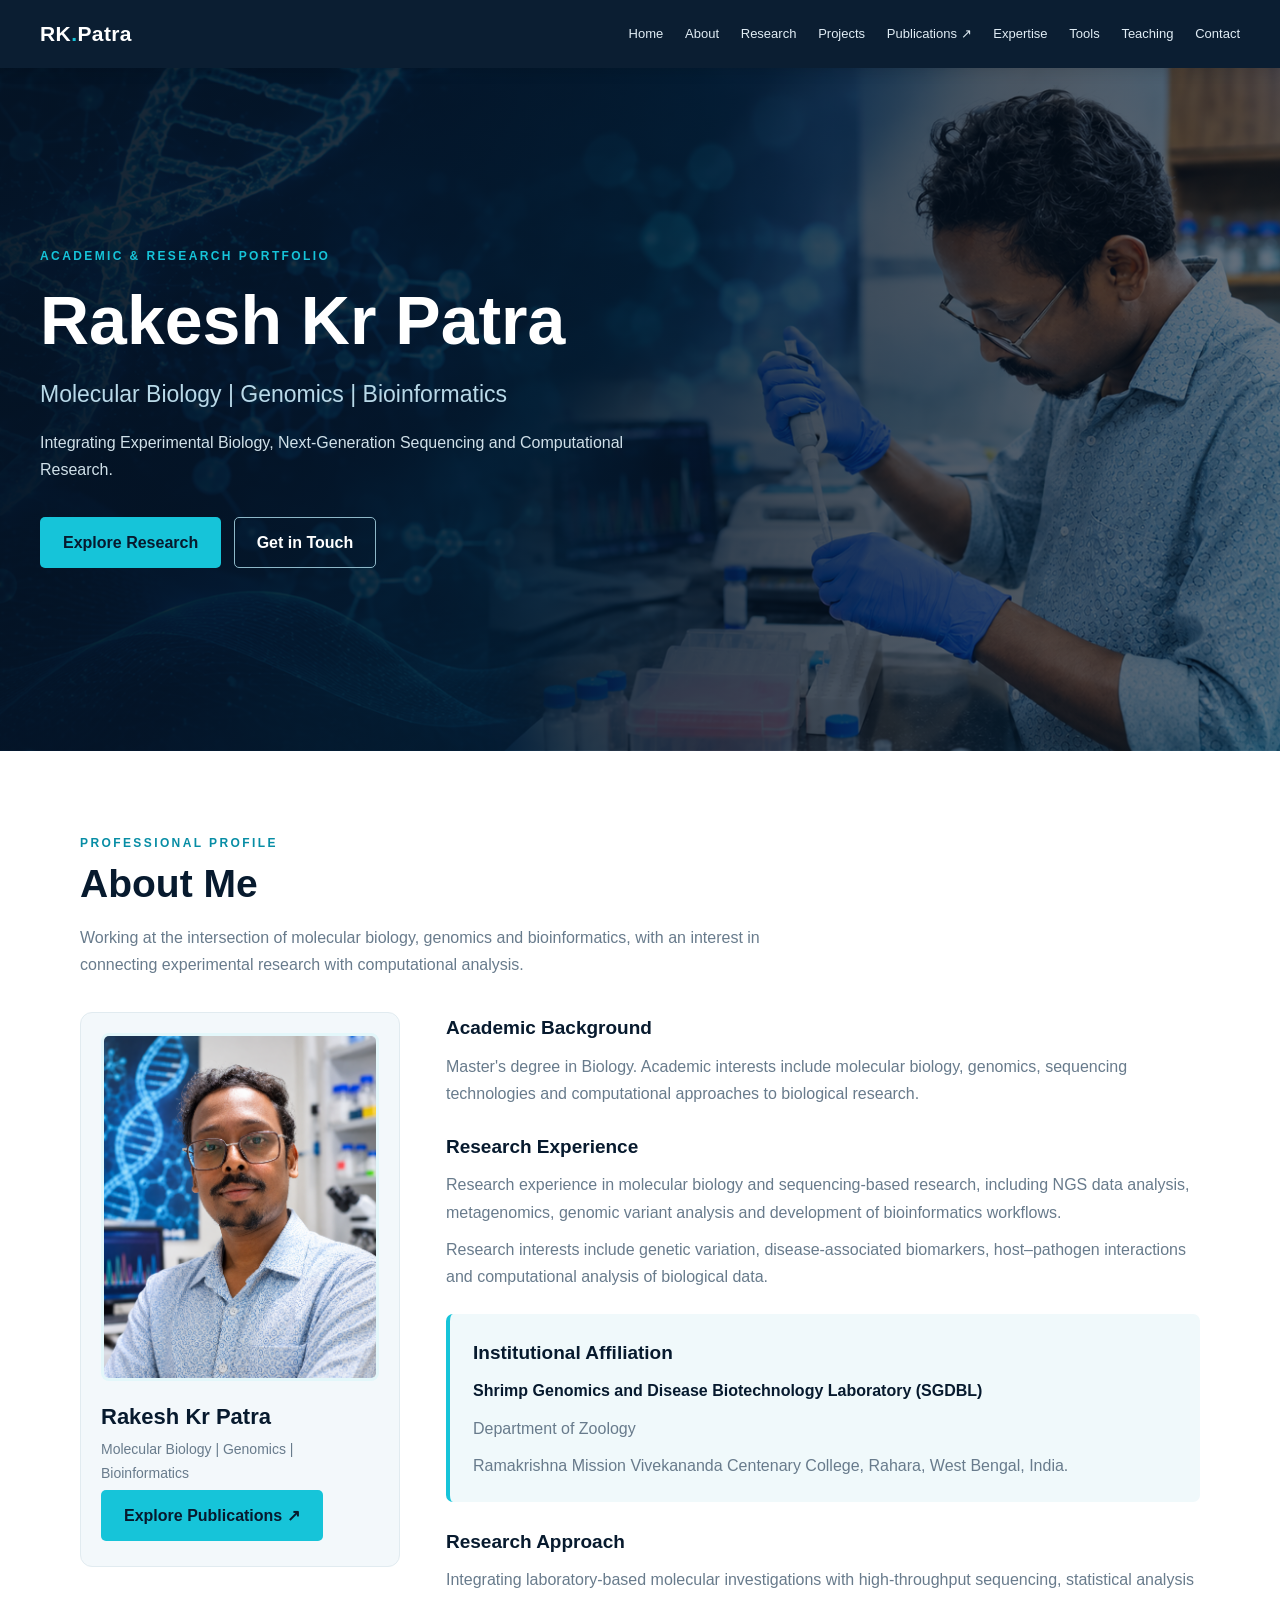
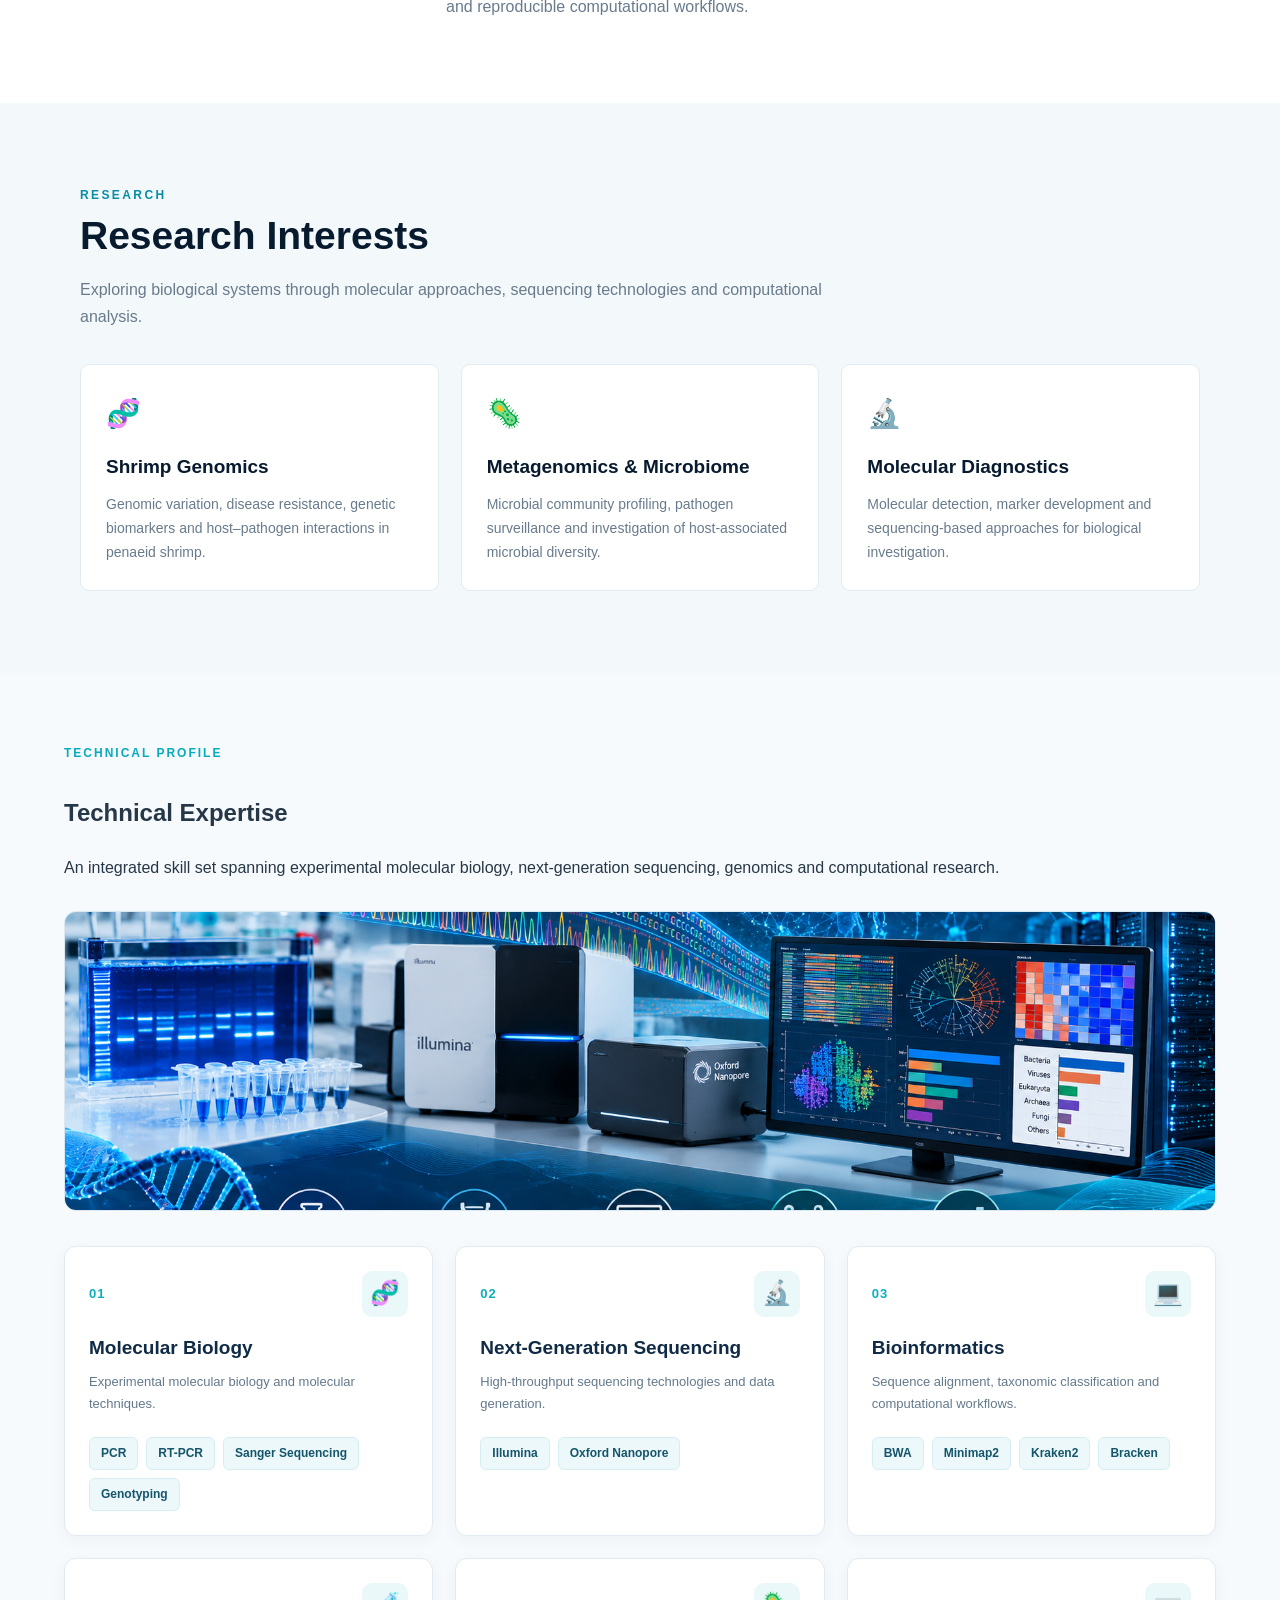
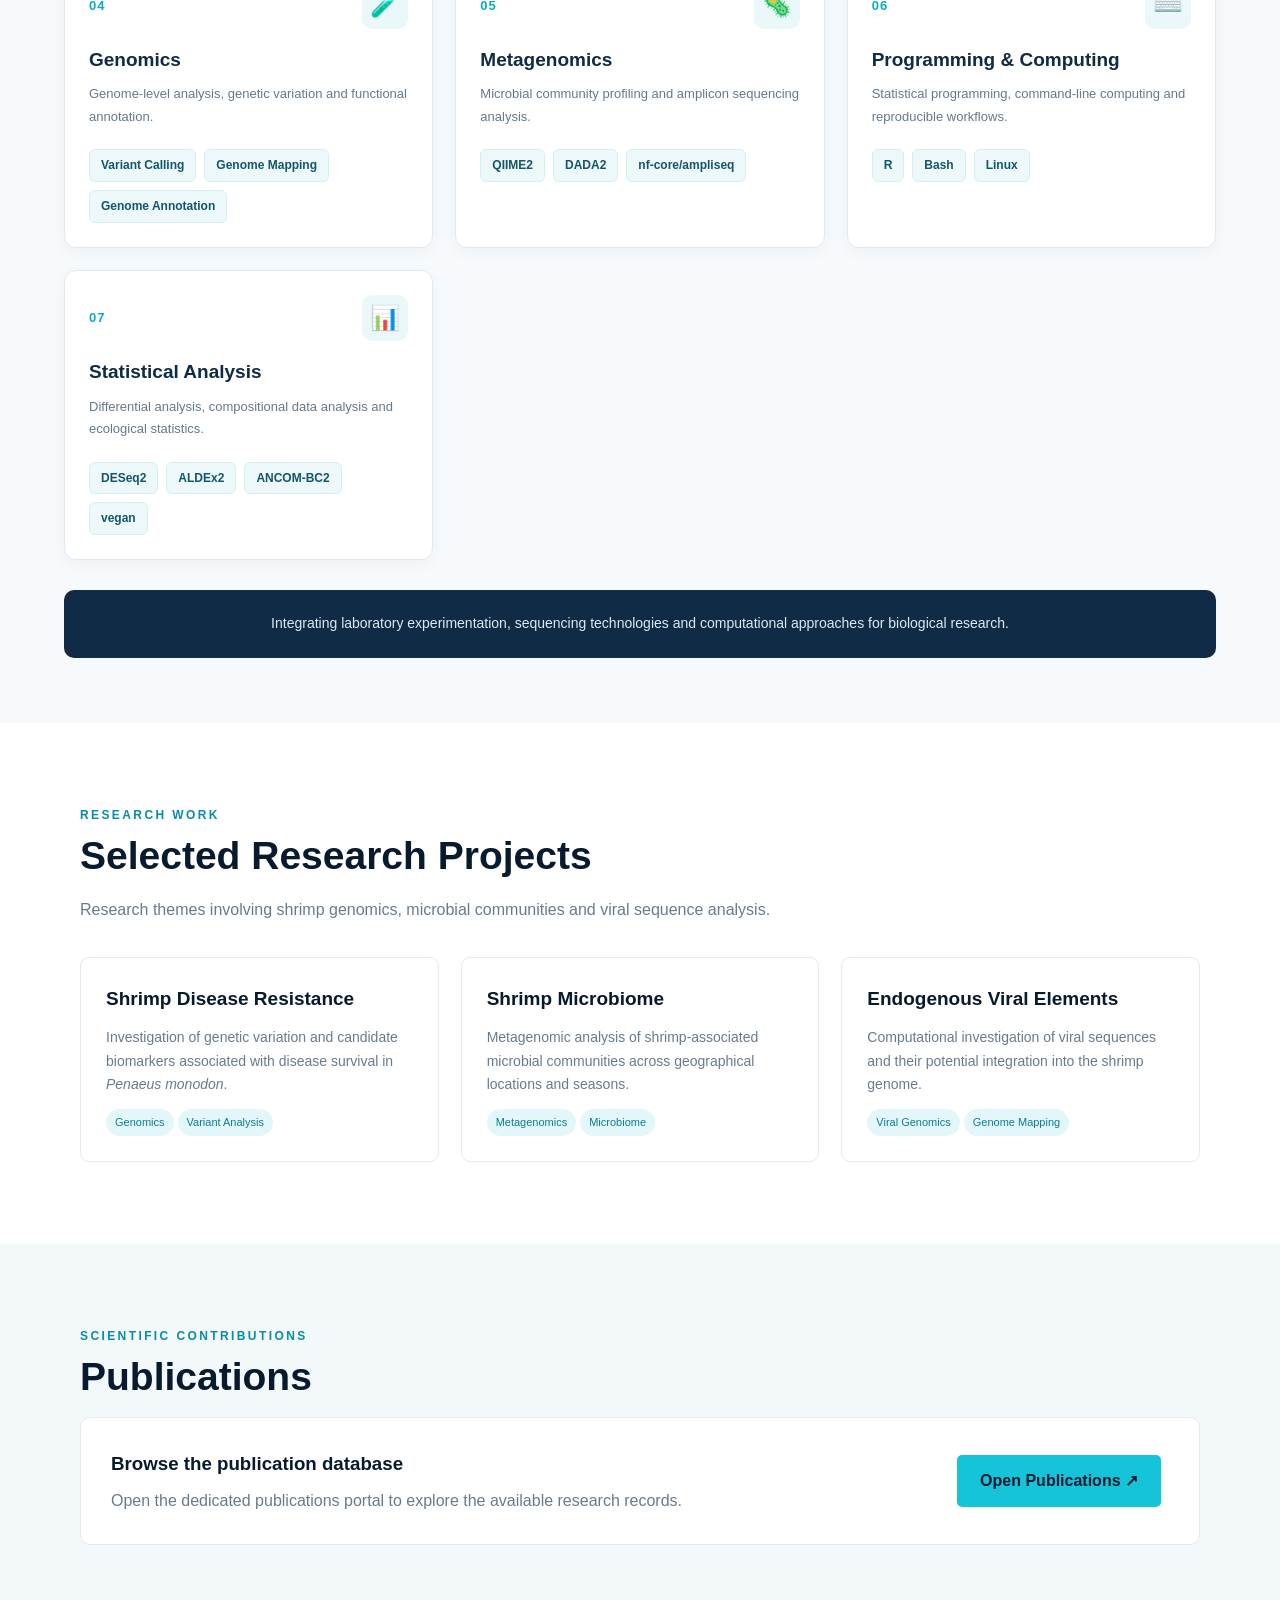
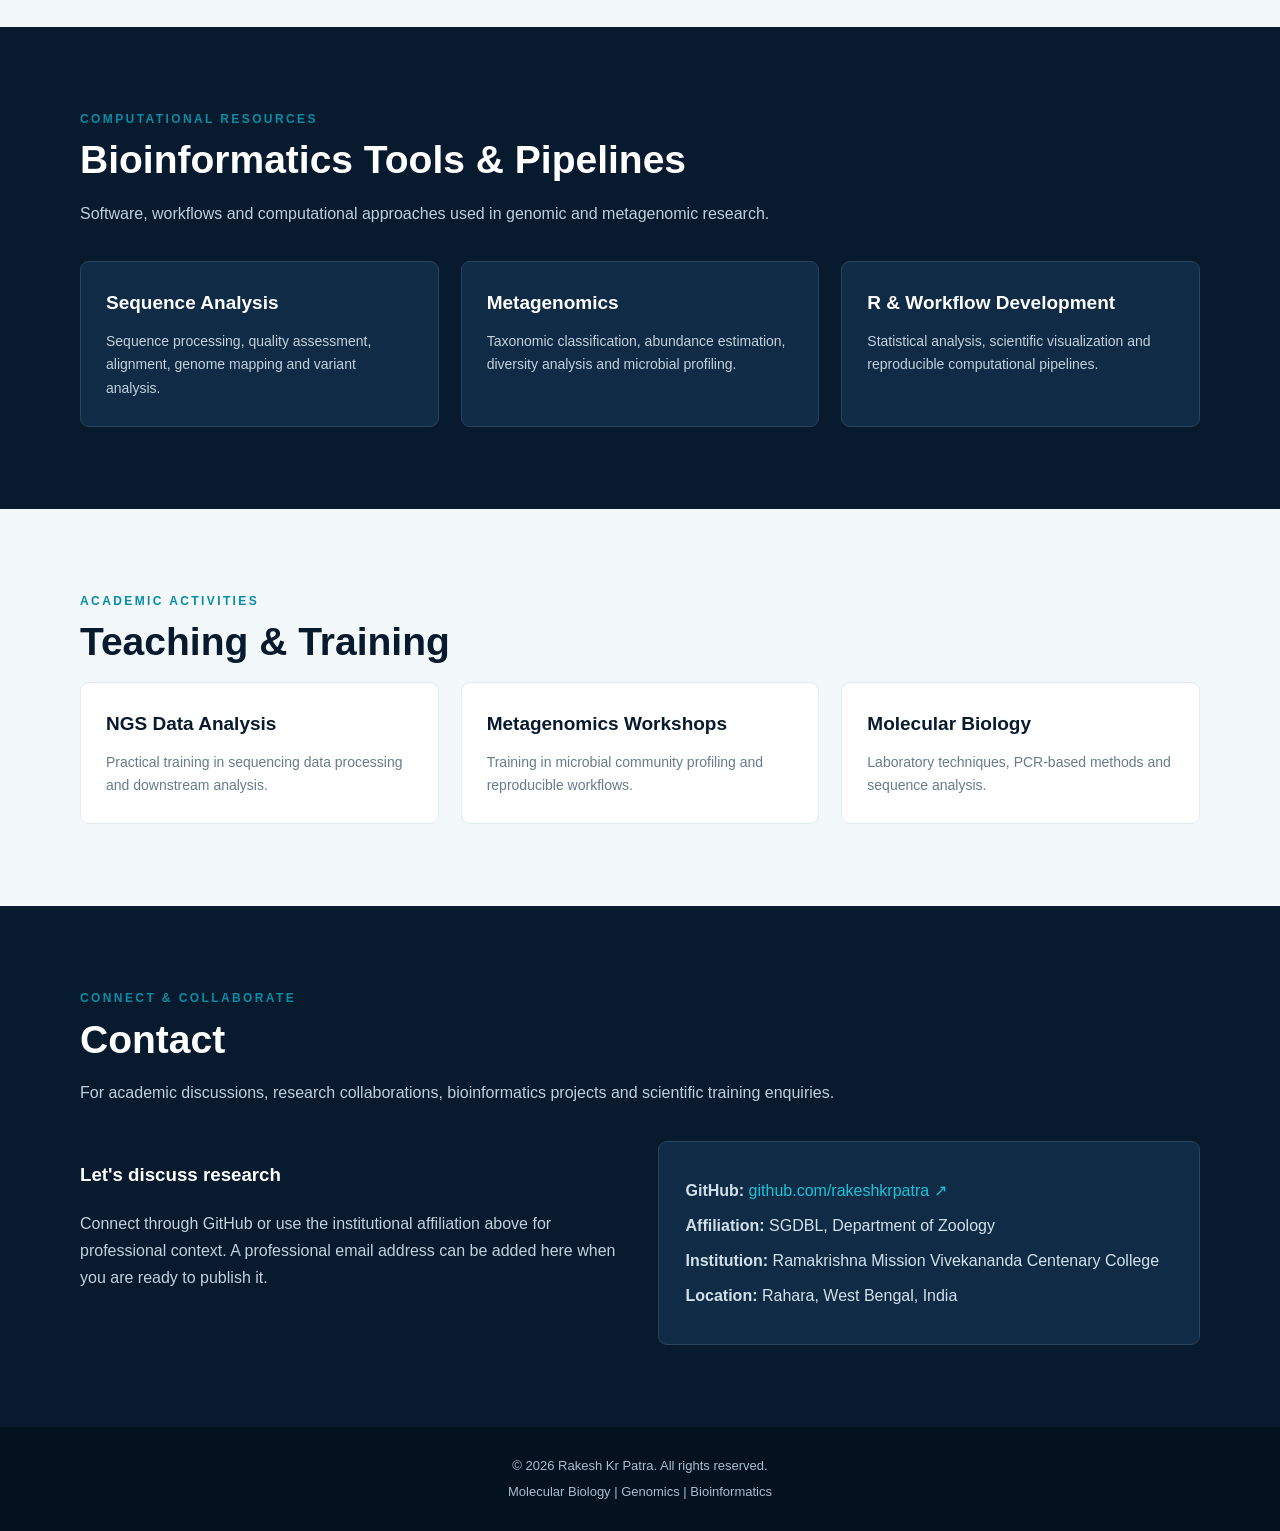
<file: index.html>
<!DOCTYPE html>
<html lang="en">
<head>
  <meta charset="UTF-8">
  <meta name="viewport" content="width=device-width, initial-scale=1">
  <meta name="description" content="Academic and research portfolio of Rakesh Kr Patra: molecular biology, genomics, sequencing and bioinformatics.">
  <meta name="theme-color" content="#071a2e">
  <title>Rakesh Kr Patra | Molecular Biology, Genomics &amp; Bioinformatics</title>

  <link rel="stylesheet" href="css/style.css">

</head>

<body>
  <a class="skip-link" href="#main-content">Skip to content</a>

  <header class="site-header">
    <nav class="nav-wrap" aria-label="Main navigation">
      <a href="#home" class="logo" aria-label="Rakesh Kr Patra home">RK<span>.</span>Patra</a>

      <button
        class="menu-toggle"
        id="menuToggle"
        type="button"
        aria-label="Open navigation menu"
        aria-controls="navLinks"
        aria-expanded="false"
      >☰</button>

      <ul class="nav-links" id="navLinks">
        <li><a href="#home">Home</a></li>
        <li><a href="#about">About</a></li>
        <li><a href="#research">Research</a></li>
        <li><a href="#projects">Projects</a></li>
        <li>
          <a href="https://script.google.com/macros/s/AKfycbyc39UZJT74zoSvkDPernT7K0jF9irClgOuqqHK72-BUY46RZaOeKFuYaTXPdT_NZHg/exec"
             target="_blank" rel="noopener noreferrer">Publications ↗</a>
        </li>
        <li><a href="expertise.html">Expertise</a></li>
        <li><a href="#tools">Tools</a></li>
        <li><a href="#teaching">Teaching</a></li>
        <li><a href="#contact">Contact</a></li>
      </ul>
    </nav>
  </header>

  <main id="main-content">
    <!-- Home -->
    <section class="hero" id="home" aria-labelledby="hero-title">
      <div class="hero-content">
        <div class="eyebrow">Academic &amp; Research Portfolio</div>
        <h1 id="hero-title">Rakesh Kr Patra</h1>
        <h2>Molecular Biology | Genomics | Bioinformatics</h2>
        <p>Integrating Experimental Biology, Next-Generation Sequencing and Computational Research.</p>
        <a class="button" href="#research">Explore Research</a>
        <a class="button button-outline" href="#contact">Get in Touch</a>
      </div>
    </section>

    <!-- About / Professional profile -->
    <section id="about" aria-labelledby="about-title">
      <div class="container">
        <div class="section-label">Professional Profile</div>
        <h2 class="section-title" id="about-title">About Me</h2>
        <p class="section-intro">
          Working at the intersection of molecular biology, genomics and bioinformatics,
          with an interest in connecting experimental research with computational analysis.
        </p>

        <div class="profile-layout">
          <aside class="profile-card" aria-label="Researcher profile">
            <img
              class="profile-photo"
              src="assets/images/profile.jpg"
              alt="Portrait of Rakesh Kr Patra"
              onerror="this.hidden=true; document.getElementById('profileFallback').hidden=false;"
            >
            <div class="profile-placeholder" id="profileFallback" hidden>
              <div>
                <span aria-hidden="true">🔬</span>
                <p>Add a professional photograph as<br><strong>assets/images/profile.jpg</strong></p>
              </div>
            </div>
            <h3 class="profile-name">Rakesh Kr Patra</h3>
            <p class="profile-role">Molecular Biology | Genomics | Bioinformatics</p>
            <a
              class="button profile-publications"
              href="https://script.google.com/macros/s/AKfycbyc39UZJT74zoSvkDPernT7K0jF9irClgOuqqHK72-BUY46RZaOeKFuYaTXPdT_NZHg/exec"
              target="_blank"
              rel="noopener noreferrer"
            >Explore Publications ↗</a>
          </aside>

          <div class="profile-details">
            <div>
              <h3>Academic Background</h3>
              <p>
                Master's degree in Biology. Academic interests include molecular biology,
                genomics, sequencing technologies and computational approaches to biological research.
              </p>
            </div>

            <div>
              <h3>Research Experience</h3>
              <p>
                Research experience in molecular biology and sequencing-based research,
                including NGS data analysis, metagenomics, genomic variant analysis and
                development of bioinformatics workflows.
              </p>
              <p>
                Research interests include genetic variation, disease-associated biomarkers,
                host–pathogen interactions and computational analysis of biological data.
              </p>
            </div>

            <div class="affiliation-card">
              <h3>Institutional Affiliation</h3>
              <p><strong>Shrimp Genomics and Disease Biotechnology Laboratory (SGDBL)</strong></p>
              <p>Department of Zoology</p>
              <p>Ramakrishna Mission Vivekananda Centenary College, Rahara, West Bengal, India.</p>
            </div>

            <div>
              <h3>Research Approach</h3>
              <p>
                Integrating laboratory-based molecular investigations with high-throughput
                sequencing, statistical analysis and reproducible computational workflows.
              </p>
            </div>
          </div>
        </div>
      </div>
    </section>

    <!-- Research interests -->
    <section class="soft" id="research" aria-labelledby="research-title">
      <div class="container">
        <div class="section-label">Research</div>
        <h2 class="section-title" id="research-title">Research Interests</h2>
        <p class="section-intro">
          Exploring biological systems through molecular approaches, sequencing technologies
          and computational analysis.
        </p>
        <div class="card-grid">
          <article class="card">
            <div class="card-icon" aria-hidden="true">🧬</div>
            <h3>Shrimp Genomics</h3>
            <p>Genomic variation, disease resistance, genetic biomarkers and host–pathogen interactions in penaeid shrimp.</p>
          </article>
          <article class="card">
            <div class="card-icon" aria-hidden="true">🦠</div>
            <h3>Metagenomics &amp; Microbiome</h3>
            <p>Microbial community profiling, pathogen surveillance and investigation of host-associated microbial diversity.</p>
          </article>
          <article class="card">
            <div class="card-icon" aria-hidden="true">🔬</div>
            <h3>Molecular Diagnostics</h3>
            <p>Molecular detection, marker development and sequencing-based approaches for biological investigation.</p>
          </article>
        </div>
      </div>
    </section>

    
<!-- TECHNICAL EXPERTISE SECTION -->
<section class="section expertise-section" id="expertise">

  <div class="section-heading">
    <span class="section-kicker">TECHNICAL PROFILE</span>
    <h2>Technical Expertise</h2>
    <p>
      An integrated skill set spanning experimental molecular biology,
      next-generation sequencing, genomics and computational research.
    </p>
  </div>

  <!-- Expertise banner -->
<div class="expertise-banner">
  <img
    src="./assets/images/expertise-banner.png"
    alt="Molecular biology, sequencing and bioinformatics workflow"
    onerror="this.parentElement.style.display='none';"
  >
</div>

  <!-- Expertise dashboard -->
  <div class="expertise-grid">

    <!-- 01 Molecular Biology -->
    <article class="expertise-card">
      <div class="expertise-card-top">
        <span class="expertise-number">01</span>
        <span class="expertise-icon">🧬</span>
      </div>
      <h3>Molecular Biology</h3>
      <p class="expertise-description">
        Experimental molecular biology and molecular techniques.
      </p>
      <div class="skill-tags">
        <span>PCR</span>
        <span>RT-PCR</span>
        <span>Sanger Sequencing</span>
        <span>Genotyping</span>
      </div>
    </article>

    <!-- 02 NGS -->
    <article class="expertise-card">
      <div class="expertise-card-top">
        <span class="expertise-number">02</span>
        <span class="expertise-icon">🔬</span>
      </div>
      <h3>Next-Generation Sequencing</h3>
      <p class="expertise-description">
        High-throughput sequencing technologies and data generation.
      </p>
      <div class="skill-tags">
        <span>Illumina</span>
        <span>Oxford Nanopore</span>
      </div>
    </article>

    <!-- 03 Bioinformatics -->
    <article class="expertise-card">
      <div class="expertise-card-top">
        <span class="expertise-number">03</span>
        <span class="expertise-icon">💻</span>
      </div>
      <h3>Bioinformatics</h3>
      <p class="expertise-description">
        Sequence alignment, taxonomic classification and computational workflows.
      </p>
      <div class="skill-tags">
        <span>BWA</span>
        <span>Minimap2</span>
        <span>Kraken2</span>
        <span>Bracken</span>
      </div>
    </article>

    <!-- 04 Genomics -->
    <article class="expertise-card">
      <div class="expertise-card-top">
        <span class="expertise-number">04</span>
        <span class="expertise-icon">🧪</span>
      </div>
      <h3>Genomics</h3>
      <p class="expertise-description">
        Genome-level analysis, genetic variation and functional annotation.
      </p>
      <div class="skill-tags">
        <span>Variant Calling</span>
        <span>Genome Mapping</span>
        <span>Genome Annotation</span>
      </div>
    </article>

    <!-- 05 Metagenomics -->
    <article class="expertise-card">
      <div class="expertise-card-top">
        <span class="expertise-number">05</span>
        <span class="expertise-icon">🦠</span>
      </div>
      <h3>Metagenomics</h3>
      <p class="expertise-description">
        Microbial community profiling and amplicon sequencing analysis.
      </p>
      <div class="skill-tags">
        <span>QIIME2</span>
        <span>DADA2</span>
        <span>nf-core/ampliseq</span>
      </div>
    </article>

    <!-- 06 Programming -->
    <article class="expertise-card">
      <div class="expertise-card-top">
        <span class="expertise-number">06</span>
        <span class="expertise-icon">⌨️</span>
      </div>
      <h3>Programming & Computing</h3>
      <p class="expertise-description">
        Statistical programming, command-line computing and reproducible workflows.
      </p>
      <div class="skill-tags">
        <span>R</span>
        <span>Bash</span>
        <span>Linux</span>
      </div>
    </article>

    <!-- 07 Statistics -->
    <article class="expertise-card">
      <div class="expertise-card-top">
        <span class="expertise-number">07</span>
        <span class="expertise-icon">📊</span>
      </div>
      <h3>Statistical Analysis</h3>
      <p class="expertise-description">
        Differential analysis, compositional data analysis and ecological statistics.
      </p>
      <div class="skill-tags">
        <span>DESeq2</span>
        <span>ALDEx2</span>
        <span>ANCOM-BC2</span>
        <span>vegan</span>
      </div>
    </article>

  </div>

  <div class="expertise-footer">
    <p>
      Integrating laboratory experimentation, sequencing technologies
      and computational approaches for biological research.
    </p>
  </div>

</section>

    <!-- Research projects -->
    <section id="projects" aria-labelledby="projects-title">
      <div class="container">
        <div class="section-label">Research Work</div>
        <h2 class="section-title" id="projects-title">Selected Research Projects</h2>
        <p class="section-intro">
          Research themes involving shrimp genomics, microbial communities and viral sequence analysis.
        </p>
        <div class="card-grid">
          <article class="card">
            <h3>Shrimp Disease Resistance</h3>
            <p>Investigation of genetic variation and candidate biomarkers associated with disease survival in <i>Penaeus monodon</i>.</p>
            <span class="tag">Genomics</span><span class="tag">Variant Analysis</span>
          </article>
          <article class="card">
            <h3>Shrimp Microbiome</h3>
            <p>Metagenomic analysis of shrimp-associated microbial communities across geographical locations and seasons.</p>
            <span class="tag">Metagenomics</span><span class="tag">Microbiome</span>
          </article>
          <article class="card">
            <h3>Endogenous Viral Elements</h3>
            <p>Computational investigation of viral sequences and their potential integration into the shrimp genome.</p>
            <span class="tag">Viral Genomics</span><span class="tag">Genome Mapping</span>
          </article>
        </div>
      </div>
    </section>

    <!-- Publications: hosted externally -->
    <section class="soft" id="publications" aria-labelledby="publications-title">
      <div class="container">
        <div class="section-label">Scientific Contributions</div>
        <h2 class="section-title" id="publications-title">Publications</h2>
        <div class="publication-callout">
          <div>
            <h3>Browse the publication database</h3>
            <p>Open the dedicated publications portal to explore the available research records.</p>
          </div>
          <a
            class="button"
            href="https://script.google.com/macros/s/AKfycbyc39UZJT74zoSvkDPernT7K0jF9irClgOuqqHK72-BUY46RZaOeKFuYaTXPdT_NZHg/exec"
            target="_blank"
            rel="noopener noreferrer"
          >Open Publications ↗</a>
        </div>
      </div>
    </section>

    
    <!-- Bioinformatics tools -->
    <section class="dark" id="tools" aria-labelledby="tools-title">
      <div class="container">
        <div class="section-label">Computational Resources</div>
        <h2 class="section-title" id="tools-title">Bioinformatics Tools &amp; Pipelines</h2>
        <p class="section-intro">
          Software, workflows and computational approaches used in genomic and metagenomic research.
        </p>
        <div class="card-grid">
          <article class="card">
            <h3>Sequence Analysis</h3>
            <p>Sequence processing, quality assessment, alignment, genome mapping and variant analysis.</p>
          </article>
          <article class="card">
            <h3>Metagenomics</h3>
            <p>Taxonomic classification, abundance estimation, diversity analysis and microbial profiling.</p>
          </article>
          <article class="card">
            <h3>R &amp; Workflow Development</h3>
            <p>Statistical analysis, scientific visualization and reproducible computational pipelines.</p>
          </article>
        </div>
      </div>
    </section>

    <!-- Teaching -->
    <section class="soft" id="teaching" aria-labelledby="teaching-title">
      <div class="container">
        <div class="section-label">Academic Activities</div>
        <h2 class="section-title" id="teaching-title">Teaching &amp; Training</h2>
        <div class="card-grid">
          <article class="card">
            <h3>NGS Data Analysis</h3>
            <p>Practical training in sequencing data processing and downstream analysis.</p>
          </article>
          <article class="card">
            <h3>Metagenomics Workshops</h3>
            <p>Training in microbial community profiling and reproducible workflows.</p>
          </article>
          <article class="card">
            <h3>Molecular Biology</h3>
            <p>Laboratory techniques, PCR-based methods and sequence analysis.</p>
          </article>
        </div>
      </div>
    </section>

    <!-- Contact -->
    <section class="dark" id="contact" aria-labelledby="contact-title">
      <div class="container">
        <div class="section-label">Connect &amp; Collaborate</div>
        <h2 class="section-title" id="contact-title">Contact</h2>
        <p class="section-intro">
          For academic discussions, research collaborations, bioinformatics projects and scientific training enquiries.
        </p>
        <div class="contact-grid">
          <div>
            <h3>Let's discuss research</h3>
            <p style="margin-top:12px;color:#c2d1dc">
              Connect through GitHub or use the institutional affiliation above for professional context.
              A professional email address can be added here when you are ready to publish it.
            </p>
          </div>
          <div class="contact-box">
            <p><strong>GitHub:</strong>
              <a href="https://github.com/rakeshkrpatra" target="_blank" rel="noopener noreferrer">github.com/rakeshkrpatra ↗</a>
            </p>
            <p><strong>Affiliation:</strong> SGDBL, Department of Zoology</p>
            <p><strong>Institution:</strong> Ramakrishna Mission Vivekananda Centenary College</p>
            <p><strong>Location:</strong> Rahara, West Bengal, India</p>
          </div>
        </div>
      </div>
    </section>
  </main>

  <footer>
    <p>&copy; <span id="year"></span> Rakesh Kr Patra. All rights reserved.</p>
    <p>Molecular Biology | Genomics | Bioinformatics</p>
  </footer>

  <script src="js/main.js"></script>
</body>
</html>
</file>
<file: css/style.css>
:root {
      --navy: #071a2e;
      --navy-light: #102b45;
      --cyan: #16c4d9;
      --cyan-dark: #078da5;
      --text: #263747;
      --muted: #687b8c;
      --light: #f3f8fb;
      --white: #ffffff;
      --border: #e1ebf0;
      --shadow: 0 12px 30px rgba(7, 26, 46, .09);
      --content-width: 1120px;
    }

    *, *::before, *::after { box-sizing: border-box; }
    html {
      scroll-behavior: smooth;
      scroll-padding-top: 88px;
    }
    body {
      margin: 0;
      font-family: Arial, Helvetica, sans-serif;
      color: var(--text);
      line-height: 1.7;
      background: var(--white);
    }
    img { display: block; max-width: 100%; }
    a { color: inherit; text-decoration: none; }
    button { font: inherit; }
    .container {
      width: min(var(--content-width), calc(100% - 48px));
      margin-inline: auto;
    }
    .skip-link {
      position: absolute;
      left: 12px;
      top: -60px;
      z-index: 200;
      padding: 10px 14px;
      background: var(--white);
      color: var(--navy);
      border-radius: 4px;
    }
    .skip-link:focus { top: 12px; }

    /* Header and navigation */
    .site-header {
      position: sticky;
      top: 0;
      z-index: 100;
      background: rgba(7, 26, 46, .98);
      box-shadow: 0 3px 14px rgba(0, 0, 0, .12);
    }
    .nav-wrap {
      width: min(1200px, calc(100% - 48px));
      min-height: 68px;
      margin-inline: auto;
      display: flex;
      align-items: center;
      justify-content: space-between;
      gap: 24px;
    }
    .logo {
      flex: 0 0 auto;
      color: var(--white);
      font-size: 21px;
      font-weight: 700;
      letter-spacing: .4px;
    }
    .logo span { color: var(--cyan); }
    .nav-links {
      display: flex;
      align-items: center;
      gap: clamp(12px, 1.7vw, 23px);
      margin: 0;
      padding: 0;
      list-style: none;
    }
    .nav-links a {
      display: inline-block;
      padding: 8px 0;
      color: #e1edf5;
      font-size: 13px;
      transition: color .2s ease;
    }
    .nav-links a:hover,
    .nav-links a:focus-visible { color: var(--cyan); }
    .menu-toggle {
      display: none;
      min-width: 42px;
      min-height: 42px;
      padding: 6px 10px;
      color: var(--white);
      background: transparent;
      border: 1px solid rgba(255,255,255,.35);
      border-radius: 5px;
      cursor: pointer;
    }

    /* Hero */
    .hero {
      min-height: 610px;
      display: flex;
      align-items: center;
      color: var(--white);
      background-color: var(--navy);
      background-image:
        linear-gradient(90deg, rgba(4,18,34,.94) 0%, rgba(4,18,34,.78) 55%, rgba(4,18,34,.58) 100%),
        url("../assets/images/hero.png");
      background-position: center;
      background-size: cover;
      background-repeat: no-repeat;
    }
    .hero-content {
      width: min(1200px, calc(100% - 48px));
      margin-inline: auto;
      padding-block: 96px;
    }
    .eyebrow,
    .section-label {
      color: var(--cyan-dark);
      font-size: 12px;
      font-weight: 700;
      text-transform: uppercase;
      letter-spacing: 2.4px;
    }
    .hero .eyebrow { color: var(--cyan); }
    .hero h1 {
      max-width: 760px;
      margin: 17px 0;
      font-size: clamp(42px, 6vw, 68px);
      line-height: 1.1;
    }
    .hero h2 {
      margin: 0 0 15px;
      color: #b9d9e8;
      font-size: clamp(17px, 2vw, 23px);
      font-weight: 400;
    }
    .hero p {
      max-width: 650px;
      margin: 0 0 28px;
      color: #d0e0e9;
      font-size: 16px;
    }
    .button {
      display: inline-flex;
      align-items: center;
      justify-content: center;
      gap: 8px;
      min-height: 46px;
      margin: 5px 8px 5px 0;
      padding: 11px 22px;
      border: 1px solid transparent;
      border-radius: 5px;
      background: var(--cyan);
      color: var(--navy);
      font-weight: 700;
      cursor: pointer;
      transition: transform .2s ease, box-shadow .2s ease, background .2s ease;
    }
    .button:hover {
      transform: translateY(-2px);
      box-shadow: 0 7px 20px rgba(0,0,0,.15);
    }
    .button-outline {
      color: var(--white);
      background: transparent;
      border-color: #8eb8c8;
    }
    .button-outline:hover { background: rgba(255,255,255,.08); }
    .button-dark {
      color: var(--white);
      background: var(--navy);
    }

    /* Shared section styles */
    section { padding: 82px 0; }
    .soft { background: var(--light); }
    .dark {
      background: var(--navy);
      color: var(--white);
    }
    .section-title {
      margin: 8px 0 16px;
      color: var(--navy);
      font-size: clamp(29px, 4vw, 39px);
      line-height: 1.2;
    }
    .dark .section-title { color: var(--white); }
    .section-intro {
      max-width: 760px;
      margin: 0 0 34px;
      color: var(--muted);
    }
    .dark .section-intro { color: #bfd0dc; }
  
    /* Profile */
    .profile-layout {
      display: grid;
      grid-template-columns: minmax(230px, 320px) minmax(0, 1fr);
      gap: 46px;
      align-items: start;
      width: 100%;
    }
    
    .profile-card {
      box-sizing: border-box;
      min-width: 0;
      padding: 20px;
      background: var(--light);
      border: 1px solid var(--border);
      border-radius: 12px;
    }
    
    .profile-photo,
    .profile-placeholder {
      width: 100%;
      aspect-ratio: 4 / 5;
      border-radius: 8px;
    }
    
    .profile-photo {
      display: block;
      width: 100%;
      height: auto;
      aspect-ratio: 4 / 5;
      object-fit: cover;
      border: 3px solid #e3f7fa;
      border-radius: 8px;
    }
    
    .profile-placeholder {
      display: grid;
      place-items: center;
      padding: 22px;
      color: #d8eaf1;
      text-align: center;
      background: linear-gradient(145deg, #102b45, #176078);
      border: 3px solid #e3f7fa;
    }
    
    .profile-placeholder[hidden] {
      display: none !important;
    }
    
    .profile-placeholder span {
      display: block;
      font-size: 58px;
      line-height: 1;
    }
    
    .profile-placeholder p {
      margin: 12px 0 0;
      color: #eaf7fb;
      font-size: 13px;
    }
    
    .profile-name {
      margin: 17px 0 3px;
      color: var(--navy);
      font-size: 22px;
    }
    
    .profile-role {
      margin: 0;
      color: var(--muted);
      font-size: 14px;
    }
    
    .profile-details {
      display: grid;
      gap: 24px;
      min-width: 0;
    }
    
    .profile-details h3 {
      margin: 0 0 8px;
      color: var(--navy);
      font-size: 19px;
    }
    
    .profile-details p {
      margin: 0;
      color: var(--muted);
    }
    
    .profile-details p + p {
      margin-top: 10px;
    }
    
    .affiliation-card {
      padding: 23px;
      background: #f0f9fb;
      border-left: 4px solid var(--cyan);
      border-radius: 7px;
    }
    
    .affiliation-card strong {
      color: var(--navy);
    }
    
    .profile-publications {
      margin-top: 4px;
    }
    
    /* Mobile and tablet layout */
    @media (max-width: 850px) {
      .profile-layout {
        grid-template-columns: minmax(0, 1fr);
        gap: 30px;
      }
    
      .profile-card {
        width: 100%;
        max-width: 360px;
      }
    }
    /* Cards and tags */
    .card-grid {
      display: grid;
      grid-template-columns: repeat(3, minmax(0, 1fr));
      gap: 22px;
    }
    .card {
      height: 100%;
      padding: 25px;
      background: var(--white);
      border: 1px solid var(--border);
      border-radius: 9px;
      transition: transform .22s ease, box-shadow .22s ease;
    }
    .card:hover {
      transform: translateY(-4px);
      box-shadow: var(--shadow);
    }
    .card h3 {
      margin: 0 0 10px;
      color: var(--navy);
      font-size: 19px;
    }
    .card p {
      margin: 0;
      color: var(--muted);
      font-size: 14px;
    }
    .card-icon {
      margin-bottom: 13px;
      font-size: 28px;
    }
    .dark .card {
      background: var(--navy-light);
      border-color: #29445d;
    }
    .dark .card h3 { color: var(--white); }
    .dark .card p { color: #c2d1dc; }
    .tag {
      display: inline-block;
      margin: 12px 4px 0 0;
      padding: 4px 9px;
      color: #087f91;
      background: #e3f7fa;
      border-radius: 20px;
      font-size: 11px;
    }

    /* Expertise */
    .expertise-grid {
      display: grid;
      grid-template-columns: repeat(2, minmax(0, 1fr));
      gap: 36px;
    }
    .expertise-group h3 {
      margin: 0 0 14px;
      color: var(--navy);
    }
    .skill-list {
      display: flex;
      flex-wrap: wrap;
      gap: 10px;
    }
    .skill-list span {
      padding: 8px 13px;
      background: var(--white);
      border: 1px solid #cbdde6;
      border-radius: 5px;
      font-size: 13px;
    }

    /* Publications callout */
    .publication-callout {
      display: flex;
      align-items: center;
      justify-content: space-between;
      gap: 24px;
      padding: 30px;
      background: var(--white);
      border: 1px solid var(--border);
      border-radius: 10px;
    }
    .publication-callout h3 {
      margin: 0 0 7px;
      color: var(--navy);
    }
    .publication-callout p {
      margin: 0;
      color: var(--muted);
    }

    /* Contact and footer */
    .contact-grid {
      display: grid;
      grid-template-columns: 1fr 1fr;
      gap: 35px;
      align-items: start;
    }
    .contact-box {
      padding: 27px;
      background: var(--navy-light);
      border: 1px solid #29445d;
      border-radius: 9px;
    }
    .contact-box p {
      margin: 8px 0;
      color: #d1e1eb;
      overflow-wrap: anywhere;
    }
    .contact-box a { color: var(--cyan); }
    footer {
      padding: 24px;
      color: #a9bdca;
      background: #04111f;
      text-align: center;
      font-size: 13px;
    }
    footer p { margin: 4px 0; }

    :focus-visible {
      outline: 3px solid var(--cyan);
      outline-offset: 3px;
    }

    @media (max-width: 900px) {
      .menu-toggle { display: inline-flex; align-items: center; justify-content: center; }
      .nav-links {
        position: absolute;
        top: 68px;
        left: 0;
        right: 0;
        display: none;
        align-items: stretch;
        gap: 2px;
        padding: 12px 24px 18px;
        background: var(--navy);
        border-top: 1px solid rgba(255,255,255,.12);
      }
      .nav-links.open { display: flex; flex-direction: column; }
      .nav-links a { display: block; padding: 9px 0; font-size: 14px; }
      .profile-layout { grid-template-columns: minmax(210px, 280px) minmax(0, 1fr); gap: 30px; }
      .card-grid { grid-template-columns: repeat(2, minmax(0, 1fr)); }
    }
    @media (max-width: 680px) {
      section { padding: 64px 0; }
      .container, .nav-wrap, .hero-content { width: min(100% - 36px, var(--content-width)); }
      .hero { min-height: 560px; background-position: 62% center; }
      .hero-content { padding-block: 76px; }
      .profile-layout,
      .expertise-grid,
      .contact-grid { grid-template-columns: 1fr; }
      .profile-card { max-width: 360px; }
      .card-grid { grid-template-columns: 1fr; }
      .publication-callout { align-items: flex-start; flex-direction: column; }
    }
    @media (prefers-reduced-motion: reduce) {
      html { scroll-behavior: auto; }
      *, *::before, *::after {
        scroll-behavior: auto !important;
        transition-duration: .01ms !important;
        animation-duration: .01ms !important;
      }
    }



/* ========================================
   TECHNICAL EXPERTISE DASHBOARD
======================================== */

.expertise-section {
  width: 100%;
  box-sizing: border-box;
  padding: 65px clamp(20px, 5vw, 80px);
  background: #f7fafc;
}

/* Keep dashboard content centred */
.expertise-section .section-heading,
.expertise-section .expertise-banner,
.expertise-section .expertise-grid,
.expertise-section .expertise-footer {
  width: 100%;
  max-width: 1200px;
  margin-left: auto;
  margin-right: auto;
}

.expertise-section .section-heading {
  margin-bottom: 30px;
}

.section-kicker {
  display: inline-block;
  margin-bottom: 10px;
  color: #08aabd;
  font-size: 12px;
  font-weight: 800;
  letter-spacing: 2px;
}

.expertise-banner {
  height: 300px;
  margin-bottom: 35px;
  overflow: hidden;
  border-radius: 12px;
  background: #102b45;
  border: 1px solid #dce8ef;
}

.expertise-banner img {
  display: block;
  width: 100%;
  height: 100%;
  object-fit: cover;
  object-position: center;
}

.expertise-grid {
  display: grid;
  grid-template-columns: repeat(3, minmax(0, 1fr));
  gap: 22px;
}

.expertise-card {
  min-width: 0;
  box-sizing: border-box;
  padding: 24px;
  background: #ffffff;
  border: 1px solid #e1eaf0;
  border-radius: 12px;
  box-shadow: 0 4px 16px rgba(16, 43, 69, 0.045);
  transition: transform 0.25s ease,
              box-shadow 0.25s ease,
              border-color 0.25s ease;
}

.expertise-card:hover {
  transform: translateY(-5px);
  border-color: #19bfd0;
  box-shadow: 0 12px 28px rgba(16, 43, 69, 0.09);
}

.expertise-card-top {
  display: flex;
  justify-content: space-between;
  align-items: center;
  margin-bottom: 18px;
}

.expertise-number {
  color: #0caebe;
  font-size: 13px;
  font-weight: 800;
  letter-spacing: 1px;
}

.expertise-icon {
  display: grid;
  place-items: center;
  width: 46px;
  height: 46px;
  background: #eaf8fa;
  border-radius: 10px;
  font-size: 24px;
}

.expertise-card h3 {
  margin: 0 0 10px;
  color: #102b45;
  font-size: 19px;
  line-height: 1.4;
}

.expertise-description {
  min-height: 48px;
  margin: 0 0 18px;
  color: #64798b;
  font-size: 13px;
  line-height: 1.7;
}

.skill-tags {
  display: flex;
  flex-wrap: wrap;
  gap: 8px;
}

.skill-tags span {
  display: inline-block;
  padding: 7px 11px;
  color: #14556b;
  background: #edf8fa;
  border: 1px solid #d6eef2;
  border-radius: 6px;
  font-size: 12px;
  font-weight: 600;
  line-height: 1.4;
}

.expertise-footer {
  margin-top: 30px;
  padding: 22px;
  text-align: center;
  background: #102b45;
  border-radius: 10px;
}

.expertise-footer p {
  margin: 0;
  color: #dcebf2;
  font-size: 14px;
  line-height: 1.7;
}

/* Tablet */
@media (max-width: 900px) {
  .expertise-grid {
    grid-template-columns: repeat(2, minmax(0, 1fr));
  }

  .expertise-banner {
    height: 240px;
  }
}

/* Mobile */
@media (max-width: 600px) {
  .expertise-section {
    padding: 45px 18px;
  }

  .expertise-grid {
    grid-template-columns: 1fr;
    gap: 15px;
  }

  .expertise-card {
    padding: 20px;
  }

  .expertise-banner {
    height: 170px;
  }

  .expertise-card h3 {
    font-size: 18px;
  }

  .expertise-description {
    min-height: auto;
  }
}
</file>
